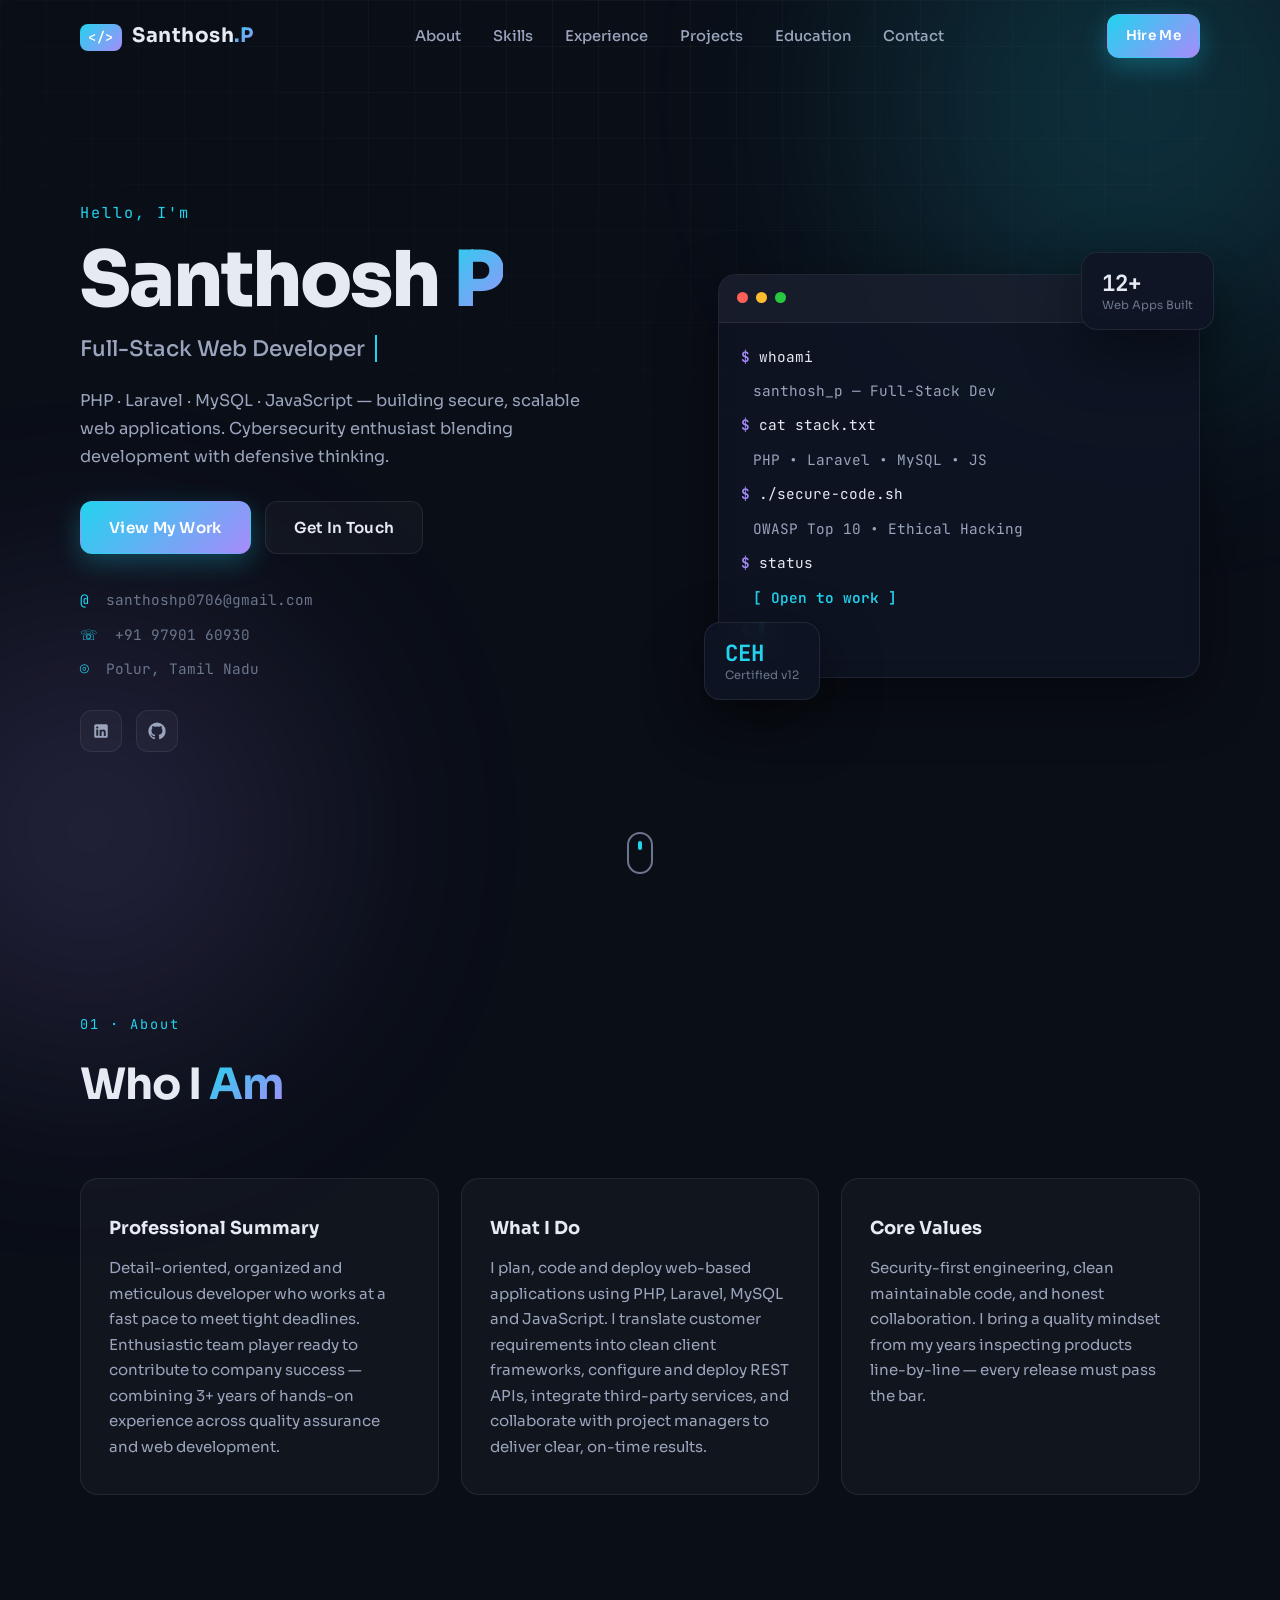
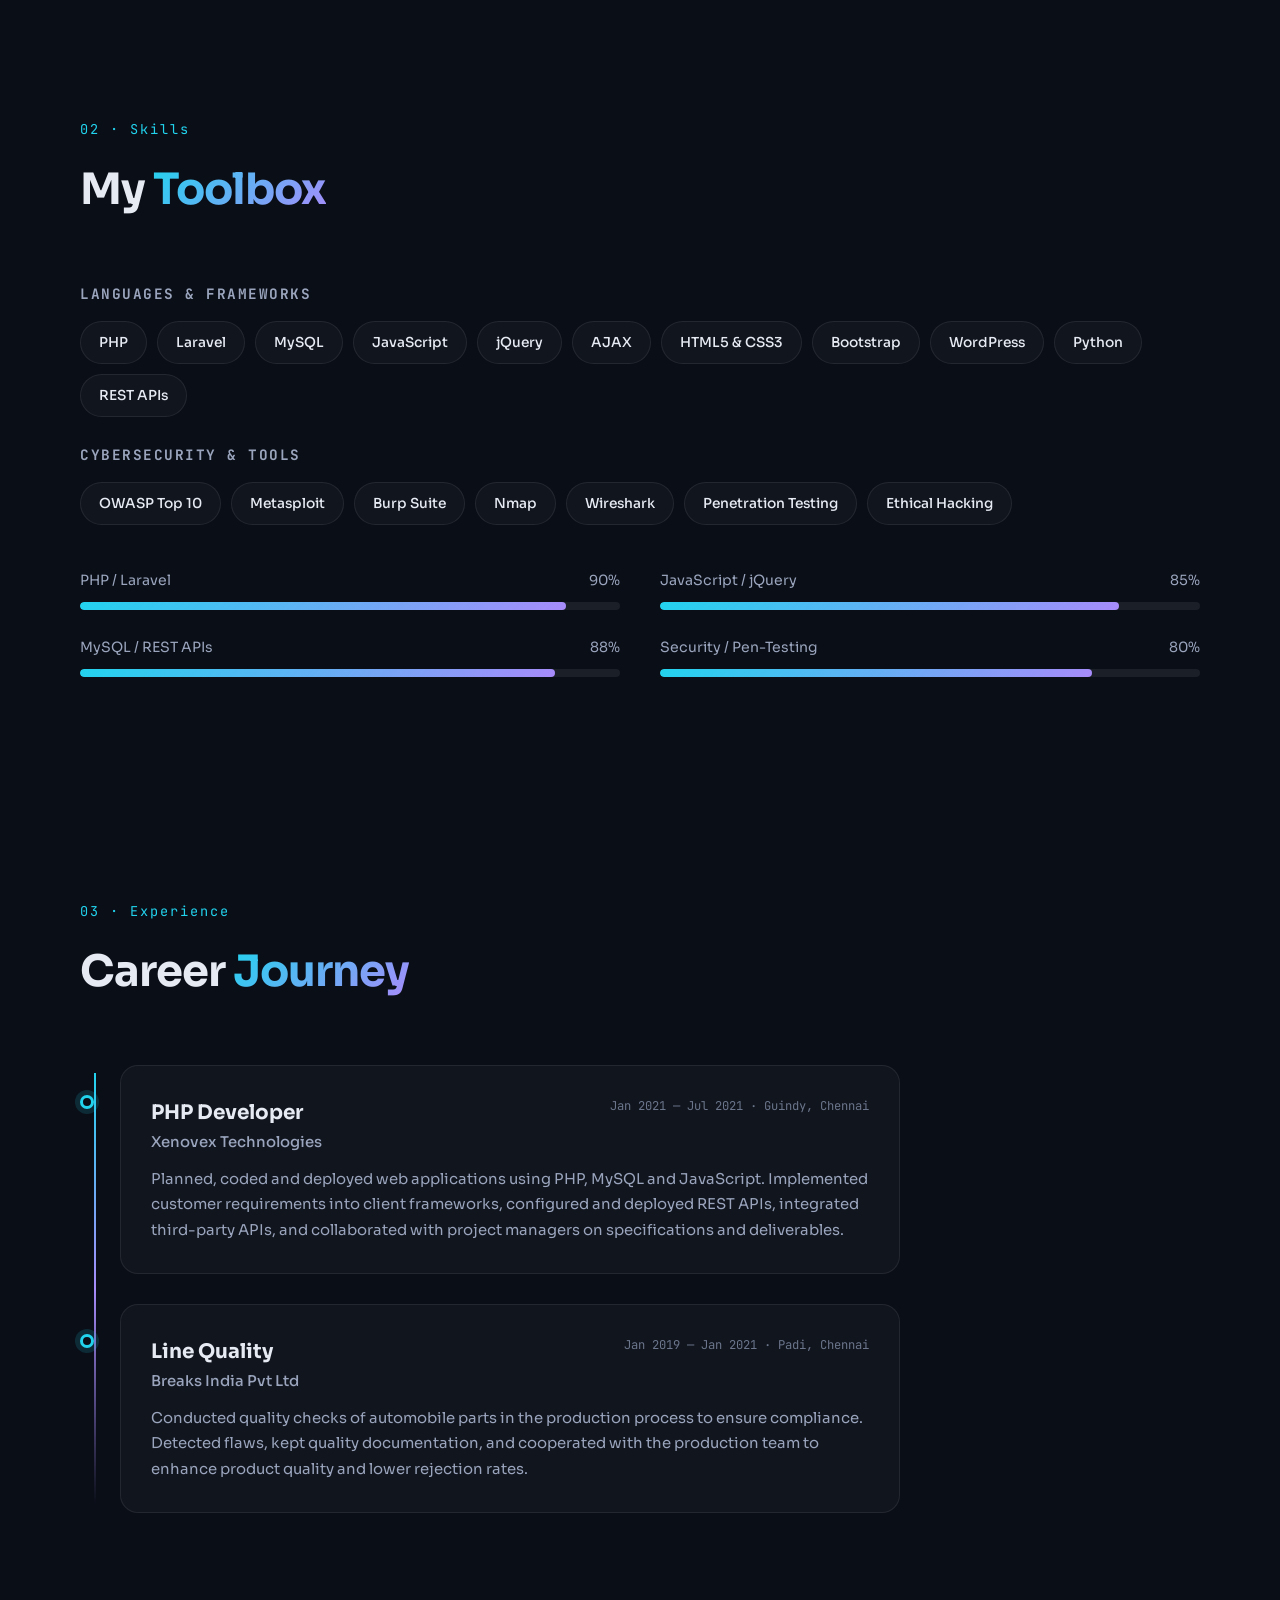
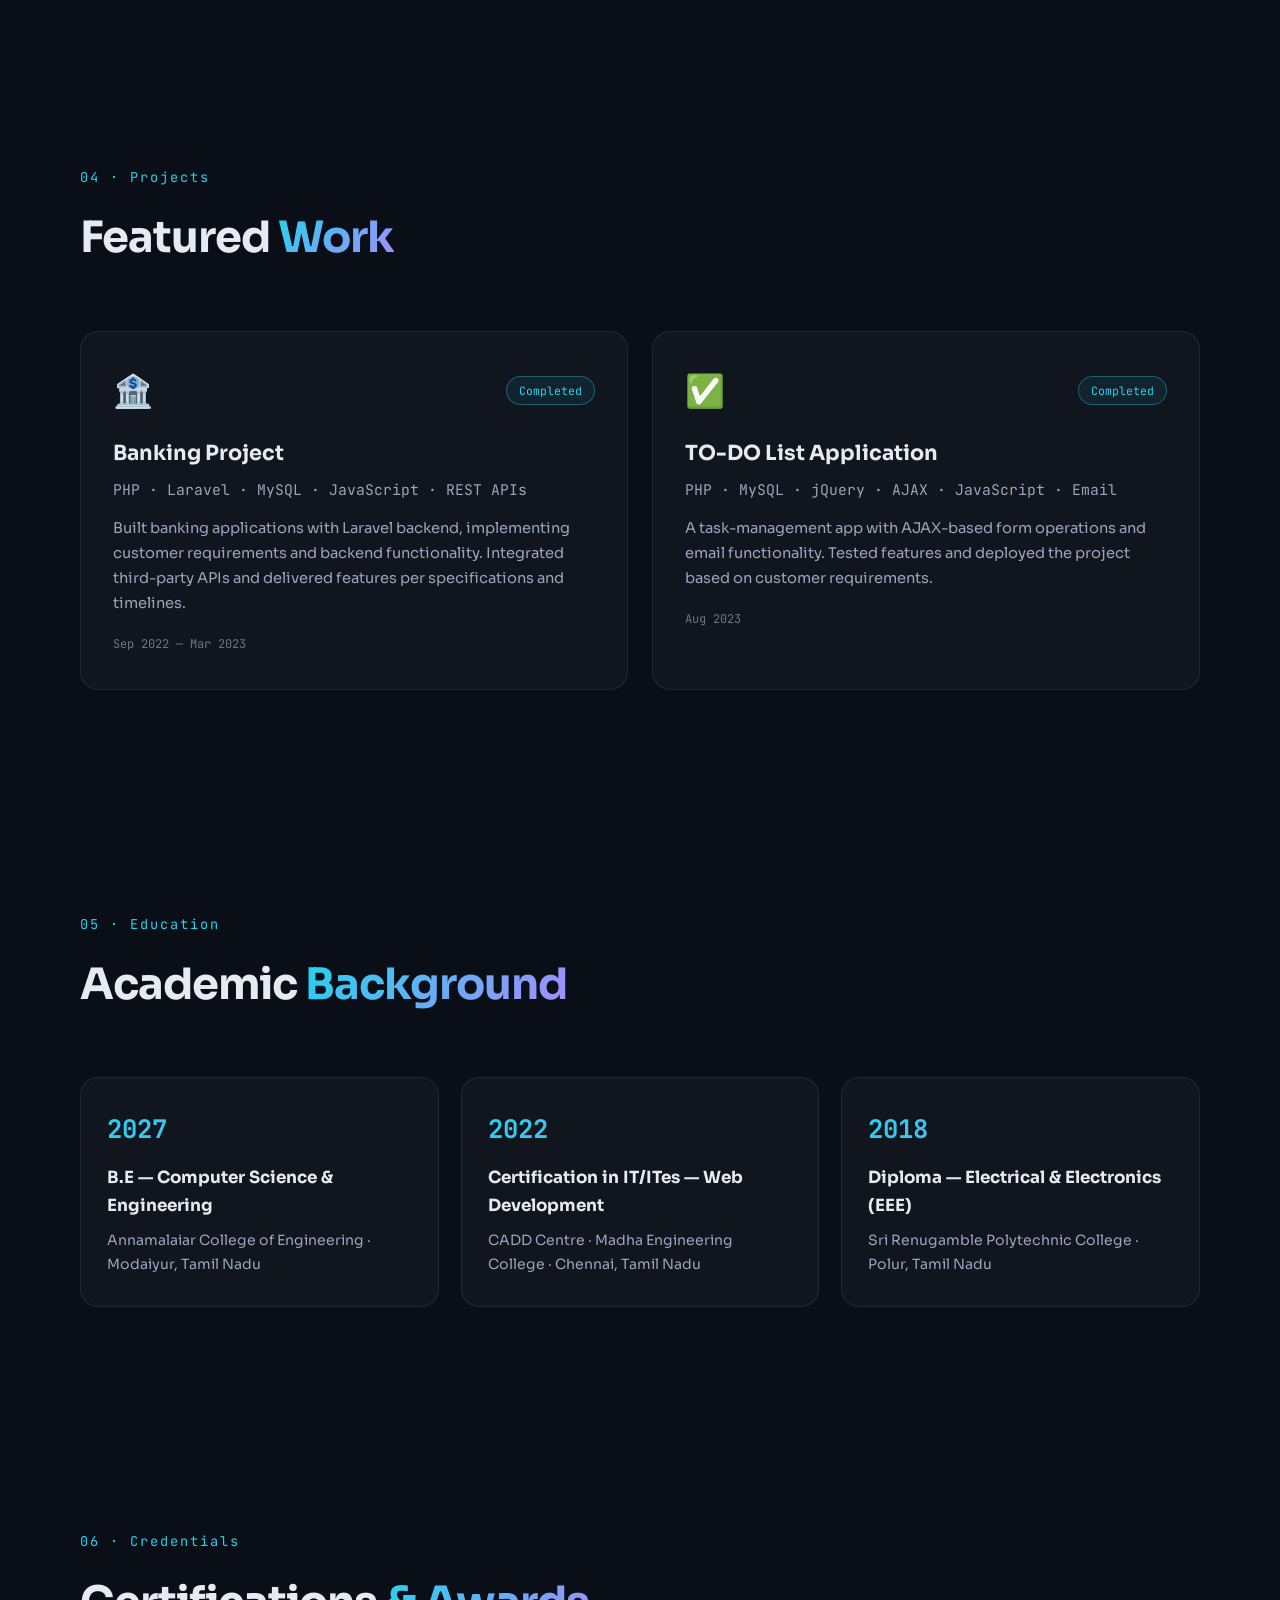
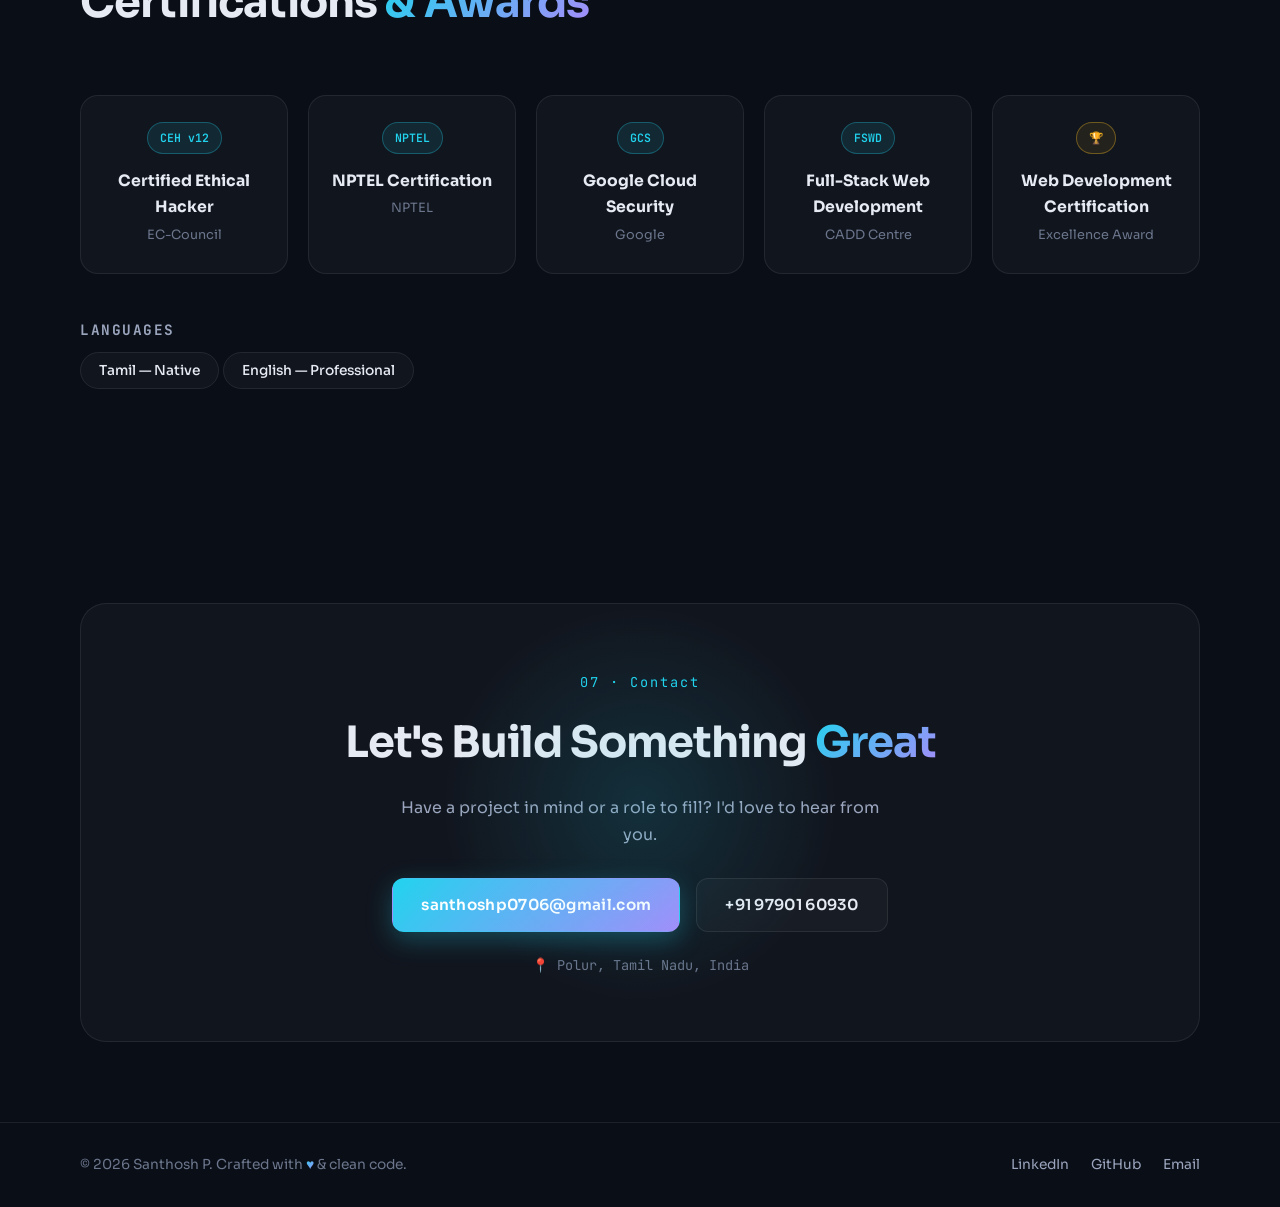
<file: index.html>
<!DOCTYPE html>
<html lang="en">
<head>
  <meta charset="UTF-8" />
  <meta name="viewport" content="width=device-width, initial-scale=1.0" />
  <title>Santhosh P — Full-Stack Developer & Cybersecurity Enthusiast</title>
  <meta name="description" content="Portfolio of Santhosh P — Full-Stack Web Developer (PHP/Laravel) and cybersecurity enthusiast." />
  <link rel="preconnect" href="https://fonts.googleapis.com" />
  <link rel="preconnect" href="https://fonts.gstatic.com" crossorigin />
  <link href="https://fonts.googleapis.com/css2?family=Sora:wght@300;400;500;600;700;800&family=JetBrains+Mono:wght@400;500;600&display=swap" rel="stylesheet" />
  <link rel="stylesheet" href="css/style.css" />
</head>
<body>

  <!-- Preloader -->
  <div class="preloader" id="preloader">
    <div class="preloader-inner">
      <span class="preloader-logo">SP</span>
      <span class="preloader-bar"><i></i></span>
    </div>
  </div>

  <!-- Background decor -->
  <div class="bg-grid"></div>
  <div class="bg-blob blob-one"></div>
  <div class="bg-blob blob-two"></div>

  <!-- Navbar -->
  <header class="navbar" id="navbar">
    <nav class="nav-inner container">
      <a href="#hero" class="brand"><span class="brand-mark">&lt;/&gt;</span> Santhosh<span class="accent">.P</span></a>
      <ul class="nav-links" id="navLinks">
        <li><a href="#about" class="nav-link">About</a></li>
        <li><a href="#skills" class="nav-link">Skills</a></li>
        <li><a href="#experience" class="nav-link">Experience</a></li>
        <li><a href="#projects" class="nav-link">Projects</a></li>
        <li><a href="#education" class="nav-link">Education</a></li>
        <li><a href="#contact" class="nav-link">Contact</a></li>
      </ul>
      <a href="mailto:santhoshp0706@gmail.com" class="btn btn-primary btn-sm nav-cta">Hire Me</a>
      <button class="nav-toggle" id="navToggle" aria-label="Toggle menu">
        <span></span><span></span><span></span>
      </button>
    </nav>
  </header>

  <!-- Hero -->
  <section class="hero" id="hero">
    <div class="container hero-inner">
      <div class="hero-content">
        <p class="hero-kicker reveal">Hello, I'm</p>
        <h1 class="hero-title reveal">
          Santhosh <span class="accent">P</span>
        </h1>
        <div class="hero-role-wrap reveal">
          <span class="hero-role">Full-Stack Web Developer</span>
        </div>
        <p class="hero-desc reveal">
          PHP · Laravel · MySQL · JavaScript — building secure, scalable web
          applications. Cybersecurity enthusiast blending development with
          defensive thinking.
        </p>
        <div class="hero-actions reveal">
          <a href="#projects" class="btn btn-primary">View My Work</a>
          <a href="#contact" class="btn btn-ghost">Get In Touch</a>
        </div>
        <ul class="hero-meta reveal">
          <li><span class="meta-icon">@</span> santhoshp0706@gmail.com</li>
          <li><span class="meta-icon">☏</span> +91 97901 60930</li>
          <li><span class="meta-icon">◎</span> Polur, Tamil Nadu</li>
        </ul>
        <div class="hero-socials reveal">
          <a href="https://www.linkedin.com/in/santhosh-p-859230279" target="_blank" rel="noopener" aria-label="LinkedIn">
            <svg viewBox="0 0 24 24" fill="currentColor"><path d="M19 3a2 2 0 0 1 2 2v14a2 2 0 0 1-2 2H5a2 2 0 0 1-2-2V5a2 2 0 0 1 2-2h14zM8.34 18.34V9.9H5.67v8.44h2.67zM7 8.72c.93 0 1.51-.62 1.51-1.39C8.48 6.63 7.92 6 7.01 6S5.5 6.63 5.5 7.33c0 .77.58 1.39 1.5 1.39zm11.34 9.62v-4.63c0-2.48-1.32-3.63-3.09-3.63-1.42 0-2.06.78-2.42 1.33v-1.14H10.2c.04.79 0 8.44 0 8.44h2.64v-4.71c0-.25.02-.5.09-.68.2-.5.65-1.01 1.4-1.01.99 0 1.39.75 1.39 1.85v4.55h2.62z"/></svg>
          </a>
          <a href="https://github.com/santhoshp0706-sudo" target="_blank" rel="noopener" aria-label="GitHub">
            <svg viewBox="0 0 24 24" fill="currentColor"><path d="M12 .5A11.5 11.5 0 0 0 .5 12c0 5.08 3.29 9.39 7.86 10.91.58.11.79-.25.79-.55v-2.15c-3.2.7-3.87-1.36-3.87-1.36-.52-1.33-1.28-1.68-1.28-1.68-1.04-.71.08-.7.08-.7 1.15.08 1.76 1.18 1.76 1.18 1.03 1.75 2.69 1.25 3.34.95.1-.74.4-1.25.72-1.54-2.55-.29-5.24-1.28-5.24-5.68 0-1.26.45-2.28 1.18-3.09-.12-.29-.51-1.46.11-3.04 0 0 .96-.31 3.15 1.18a10.9 10.9 0 0 1 5.74 0c2.19-1.49 3.15-1.18 3.15-1.18.62 1.58.23 2.75.11 3.04.74.81 1.18 1.83 1.18 3.09 0 4.41-2.69 5.38-5.25 5.67.41.35.77 1.05.77 2.11v3.13c0 .3.2.67.8.55A11.51 11.51 0 0 0 23.5 12 11.5 11.5 0 0 0 12 .5z"/></svg>
          </a>
        </div>
      </div>
      <div class="hero-visual reveal">
        <div class="terminal">
          <div class="terminal-bar">
            <span class="dot red"></span><span class="dot yellow"></span><span class="dot green"></span>
            <span class="terminal-title">developer.sh</span>
          </div>
          <div class="terminal-body">
            <p><span class="tk">$</span> whoami</p>
            <p class="to">santhosh_p — Full-Stack Dev</p>
            <p><span class="tk">$</span> cat stack.txt</p>
            <p class="to">PHP • Laravel • MySQL • JS</p>
            <p><span class="tk">$</span> ./secure-code.sh</p>
            <p class="to">OWASP Top 10 • Ethical Hacking</p>
            <p><span class="tk">$</span> status</p>
            <p class="to accent-to">[ Open to work ]</p>
            <p><span class="tk">$</span> <span class="cursor">▋</span></p>
          </div>
        </div>
        <div class="hero-badge badge-dev">12+<small>Web Apps Built</small></div>
        <div class="hero-badge badge-sec">CEH<small>Certified v12</small></div>
      </div>
    </div>
    <a href="#about" class="scroll-hint" aria-label="Scroll down"><span></span></a>
  </section>

  <!-- About -->
  <section class="section" id="about">
    <div class="container">
      <div class="section-head reveal">
        <span class="section-tag">01 · About</span>
        <h2 class="section-title">Who I <span class="accent">Am</span></h2>
      </div>
      <div class="about-grid">
        <div class="about-card reveal">
          <h3>Professional Summary</h3>
          <p>
            Detail-oriented, organized and meticulous developer who works at a
            fast pace to meet tight deadlines. Enthusiastic team player ready to
            contribute to company success — combining 3+ years of hands-on
            experience across quality assurance and web development.
          </p>
        </div>
        <div class="about-card reveal">
          <h3>What I Do</h3>
          <p>
            I plan, code and deploy web-based applications using PHP, Laravel,
            MySQL and JavaScript. I translate customer requirements into clean
            client frameworks, configure and deploy REST APIs, integrate
            third-party services, and collaborate with project managers to
            deliver clear, on-time results.
          </p>
        </div>
        <div class="about-card reveal">
          <h3>Core Values</h3>
          <p>
            Security-first engineering, clean maintainable code, and honest
            collaboration. I bring a quality mindset from my years inspecting
            products line-by-line — every release must pass the bar.
          </p>
        </div>
      </div>
    </div>
  </section>

  <!-- Skills -->
  <section class="section" id="skills">
    <div class="container">
      <div class="section-head reveal">
        <span class="section-tag">02 · Skills</span>
        <h2 class="section-title">My <span class="accent">Toolbox</span></h2>
      </div>
      <div class="skills-wrap reveal">
        <div class="skill-group">
          <h4 class="skill-group-title">Languages & Frameworks</h4>
          <div class="chips">
            <span class="chip">PHP</span><span class="chip">Laravel</span><span class="chip">MySQL</span><span class="chip">JavaScript</span><span class="chip">jQuery</span><span class="chip">AJAX</span><span class="chip">HTML5 & CSS3</span><span class="chip">Bootstrap</span><span class="chip">WordPress</span><span class="chip">Python</span><span class="chip">REST APIs</span>
          </div>
        </div>
        <div class="skill-group">
          <h4 class="skill-group-title">Cybersecurity & Tools</h4>
          <div class="chips">
            <span class="chip">OWASP Top 10</span><span class="chip">Metasploit</span><span class="chip">Burp Suite</span><span class="chip">Nmap</span><span class="chip">Wireshark</span><span class="chip">Penetration Testing</span><span class="chip">Ethical Hacking</span>
          </div>
        </div>
      </div>
      <div class="skills-bars reveal">
        <div class="bar-item"><div class="bar-top"><span>PHP / Laravel</span><span>90%</span></div><div class="bar"><i style="--w:90%"></i></div></div>
        <div class="bar-item"><div class="bar-top"><span>JavaScript / jQuery</span><span>85%</span></div><div class="bar"><i style="--w:85%"></i></div></div>
        <div class="bar-item"><div class="bar-top"><span>MySQL / REST APIs</span><span>88%</span></div><div class="bar"><i style="--w:88%"></i></div></div>
        <div class="bar-item"><div class="bar-top"><span>Security / Pen-Testing</span><span>80%</span></div><div class="bar"><i style="--w:80%"></i></div></div>
      </div>
    </div>
  </section>

  <!-- Experience -->
  <section class="section" id="experience">
    <div class="container">
      <div class="section-head reveal">
        <span class="section-tag">03 · Experience</span>
        <h2 class="section-title">Career <span class="accent">Journey</span></h2>
      </div>
      <div class="timeline">
        <div class="timeline-item reveal">
          <div class="timeline-dot"></div>
          <div class="timeline-card">
            <div class="timeline-head">
              <div>
                <h3>PHP Developer</h3>
                <p class="timeline-company">Xenovex Technologies</p>
              </div>
              <span class="timeline-date">Jan 2021 — Jul 2021 · Guindy, Chennai</span>
            </div>
            <p>
              Planned, coded and deployed web applications using PHP, MySQL and
              JavaScript. Implemented customer requirements into client
              frameworks, configured and deployed REST APIs, integrated
              third-party APIs, and collaborated with project managers on
              specifications and deliverables.
            </p>
          </div>
        </div>
        <div class="timeline-item reveal">
          <div class="timeline-dot"></div>
          <div class="timeline-card">
            <div class="timeline-head">
              <div>
                <h3>Line Quality</h3>
                <p class="timeline-company">Breaks India Pvt Ltd</p>
              </div>
              <span class="timeline-date">Jan 2019 — Jan 2021 · Padi, Chennai</span>
            </div>
            <p>
              Conducted quality checks of automobile parts in the production
              process to ensure compliance. Detected flaws, kept quality
              documentation, and cooperated with the production team to enhance
              product quality and lower rejection rates.
            </p>
          </div>
        </div>
      </div>
    </div>
  </section>

  <!-- Projects -->
  <section class="section" id="projects">
    <div class="container">
      <div class="section-head reveal">
        <span class="section-tag">04 · Projects</span>
        <h2 class="section-title">Featured <span class="accent">Work</span></h2>
      </div>
      <div class="projects-grid">
        <article class="project-card reveal">
          <div class="project-top">
            <span class="project-icon">🏦</span>
            <span class="project-status">Completed</span>
          </div>
          <h3>Banking Project</h3>
          <p class="project-stack">PHP · Laravel · MySQL · JavaScript · REST APIs</p>
          <p>
            Built banking applications with Laravel backend, implementing
            customer requirements and backend functionality. Integrated
            third-party APIs and delivered features per specifications and
            timelines.
          </p>
          <span class="project-date">Sep 2022 — Mar 2023</span>
        </article>
        <article class="project-card reveal">
          <div class="project-top">
            <span class="project-icon">✅</span>
            <span class="project-status">Completed</span>
          </div>
          <h3>TO-DO List Application</h3>
          <p class="project-stack">PHP · MySQL · jQuery · AJAX · JavaScript · Email</p>
          <p>
            A task-management app with AJAX-based form operations and email
            functionality. Tested features and deployed the project based on
            customer requirements.
          </p>
          <span class="project-date">Aug 2023</span>
        </article>
      </div>
    </div>
  </section>

  <!-- Education -->
  <section class="section" id="education">
    <div class="container">
      <div class="section-head reveal">
        <span class="section-tag">05 · Education</span>
        <h2 class="section-title">Academic <span class="accent">Background</span></h2>
      </div>
      <div class="edu-grid">
        <div class="edu-card reveal">
          <span class="edu-year">2027</span>
          <h3>B.E — Computer Science & Engineering</h3>
          <p>Annamalaiar College of Engineering · Modaiyur, Tamil Nadu</p>
        </div>
        <div class="edu-card reveal">
          <span class="edu-year">2022</span>
          <h3>Certification in IT/ITes — Web Development</h3>
          <p>CADD Centre · Madha Engineering College · Chennai, Tamil Nadu</p>
        </div>
        <div class="edu-card reveal">
          <span class="edu-year">2018</span>
          <h3>Diploma — Electrical & Electronics (EEE)</h3>
          <p>Sri Renugamble Polytechnic College · Polur, Tamil Nadu</p>
        </div>
      </div>
    </div>
  </section>

  <!-- Certifications & Awards -->
  <section class="section" id="certifications">
    <div class="container">
      <div class="section-head reveal">
        <span class="section-tag">06 · Credentials</span>
        <h2 class="section-title">Certifications <span class="accent">& Awards</span></h2>
      </div>
      <div class="cred-grid">
        <div class="cred-card reveal"><span class="cred-badge">CEH v12</span><h3>Certified Ethical Hacker</h3><p>EC-Council</p></div>
        <div class="cred-card reveal"><span class="cred-badge">NPTEL</span><h3>NPTEL Certification</h3><p>NPTEL</p></div>
        <div class="cred-card reveal"><span class="cred-badge">GCS</span><h3>Google Cloud Security</h3><p>Google</p></div>
        <div class="cred-card reveal"><span class="cred-badge">FSWD</span><h3>Full-Stack Web Development</h3><p>CADD Centre</p></div>
        <div class="cred-card award reveal"><span class="cred-badge">🏆</span><h3>Web Development Certification</h3><p>Excellence Award</p></div>
      </div>
      <div class="languages reveal">
        <h3>Languages</h3>
        <span class="chip">Tamil — Native</span>
        <span class="chip">English — Professional</span>
      </div>
    </div>
  </section>

  <!-- Contact -->
  <section class="section section-contact" id="contact">
    <div class="container">
      <div class="contact-inner reveal">
        <span class="section-tag">07 · Contact</span>
        <h2 class="section-title">Let's Build Something <span class="accent">Great</span></h2>
        <p class="contact-desc">
          Have a project in mind or a role to fill? I'd love to hear from you.
        </p>
        <div class="contact-links">
          <a href="mailto:santhoshp0706@gmail.com" class="btn btn-primary">santhoshp0706@gmail.com</a>
          <a href="tel:+919790160930" class="btn btn-ghost">+91 97901 60930</a>
        </div>
        <p class="contact-loc">📍 Polur, Tamil Nadu, India</p>
      </div>
    </div>
  </section>

  <footer class="footer">
    <div class="container footer-inner">
      <p>© <span id="year"></span> Santhosh P. Crafted with <span class="accent">♥</span> & clean code.</p>
      <div class="footer-links">
        <a href="https://www.linkedin.com/in/santhosh-p-859230279" target="_blank" rel="noopener">LinkedIn</a>
        <a href="https://github.com/santhoshp0706-sudo" target="_blank" rel="noopener">GitHub</a>
        <a href="mailto:santhoshp0706@gmail.com">Email</a>
      </div>
    </div>
  </footer>

  <script src="js/main.js"></script>
</body>
</html>
</file>
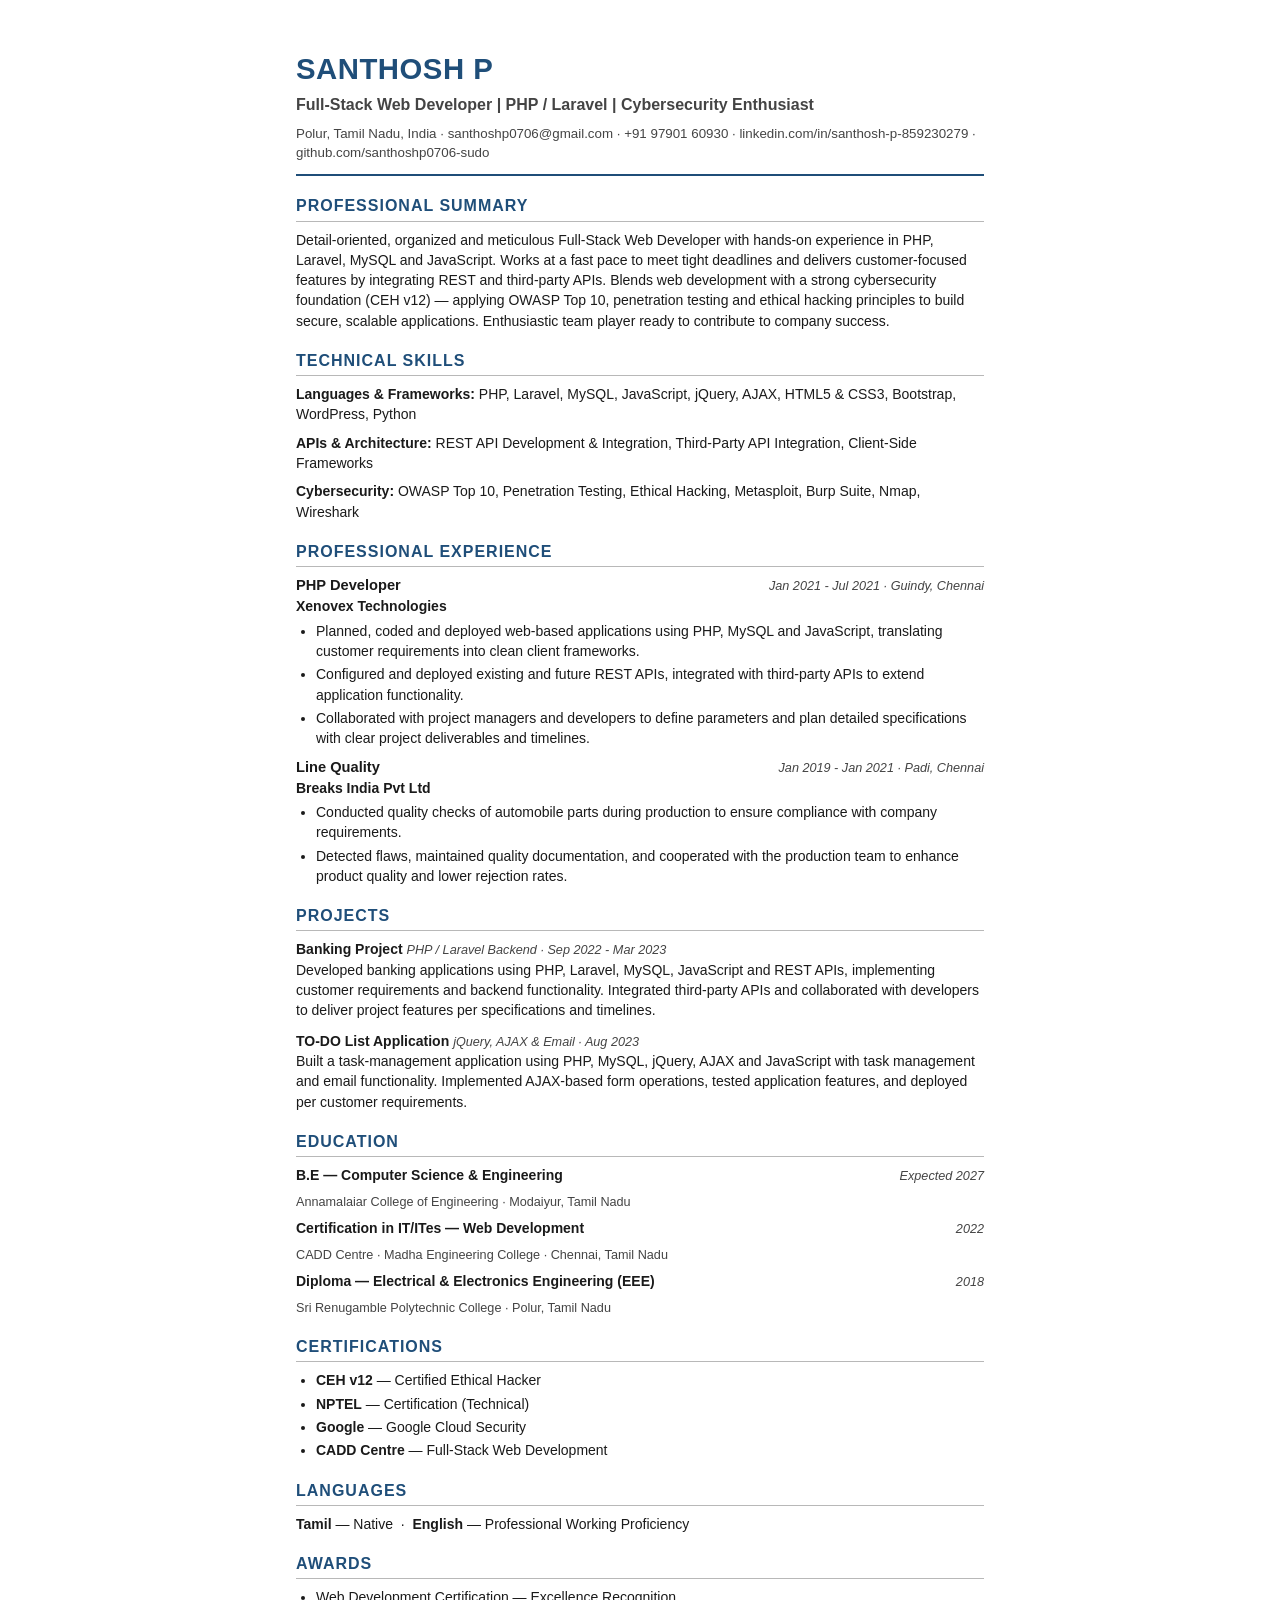
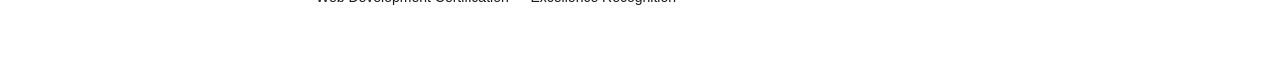
<file: Santhosh_ATS_Resume.html>
<!DOCTYPE html>
<html lang="en">
<head>
  <meta charset="UTF-8" />
  <title>Santhosh P — Resume</title>
  <style>
    /* ============ ATS-FRIENDLY RESUME ============ */
    :root {
      --ink: #1a1a1a;
      --muted: #444444;
      --rule: #b8b8b8;
      --accent: #1f4e79;
    }
    * { margin: 0; padding: 0; box-sizing: border-box; }
    body {
      font-family: 'Segoe UI', Calibri, Arial, Helvetica, sans-serif;
      font-size: 10.5pt;
      line-height: 1.45;
      color: var(--ink);
      background: #fff;
      margin: 0 auto;
      max-width: 800px;
      padding: 48px 56px;
    }
    h1 { font-size: 22pt; letter-spacing: 0.5px; color: var(--accent); }
    .subtitle { font-size: 12pt; font-weight: 600; color: var(--muted); margin-top: 2px; }
    .contact {
      font-family: 'Segoe UI', Calibri, Arial, sans-serif;
      font-size: 10pt; color: var(--muted);
      margin-top: 8px; border-bottom: 2px solid var(--accent); padding-bottom: 12px;
    }
    h2 {
      font-size: 12pt; color: var(--accent); text-transform: uppercase;
      letter-spacing: 1px; border-bottom: 1px solid var(--rule);
      padding-bottom: 3px; margin: 18px 0 8px;
    }
    .job-title-row { display: flex; justify-content: space-between; align-items: baseline; }
    .job-title { font-weight: 700; font-size: 11pt; }
    .dates { font-style: italic; color: var(--muted); font-size: 9.5pt; white-space: nowrap; }
    .company { font-weight: 600; }
    .meta { color: var(--muted); font-size: 9.5pt; margin: 1px 0 6px; }
    ul { list-style: disc; margin: 4px 0 8px 20px; }
    ul li { margin-bottom: 3px; }
    .skills-line { margin: 4px 0 8px; }
    .project-block { margin-bottom: 10px; }
    .project-title { font-weight: 700; }
    .project-role { font-style: italic; color: var(--muted); font-size: 9.5pt; }
    .edu-block { margin-bottom: 8px; }
    .edu-degree { font-weight: 700; }
    .certs-list li span, .languages-line span { font-weight: 600; }

    @media print {
      body { padding: 24px; max-width: none; }
      h1 { font-size: 20pt; }
      h2 { break-after: avoid; }
      .job-title-row, h2, ul li { break-inside: avoid; }
    }
  </style>
</head>
<body>

  <header>
    <h1>SANTHOSH P</h1>
    <p class="subtitle">Full-Stack Web Developer | PHP / Laravel | Cybersecurity Enthusiast</p>
    <p class="contact">
      Polur, Tamil Nadu, India ·
      santhoshp0706@gmail.com ·
      +91 97901 60930 ·
      linkedin.com/in/santhosh-p-859230279 ·
      github.com/santhoshp0706-sudo
    </p>
  </header>

  <section>
    <h2>Professional Summary</h2>
    <p>
      Detail-oriented, organized and meticulous Full-Stack Web Developer with hands-on experience in
      PHP, Laravel, MySQL and JavaScript. Works at a fast pace to meet tight deadlines and delivers
      customer-focused features by integrating REST and third-party APIs. Blends web development with a
      strong cybersecurity foundation (CEH v12) — applying OWASP Top 10, penetration testing and ethical
      hacking principles to build secure, scalable applications. Enthusiastic team player ready to
      contribute to company success.
    </p>
  </section>

  <section>
    <h2>Technical Skills</h2>
    <p class="skills-line">
      <strong>Languages &amp; Frameworks:</strong> PHP, Laravel, MySQL, JavaScript, jQuery, AJAX, HTML5 &amp; CSS3, Bootstrap, WordPress, Python
    </p>
    <p class="skills-line">
      <strong>APIs &amp; Architecture:</strong> REST API Development &amp; Integration, Third-Party API Integration, Client-Side Frameworks
    </p>
    <p class="skills-line">
      <strong>Cybersecurity:</strong> OWASP Top 10, Penetration Testing, Ethical Hacking, Metasploit, Burp Suite, Nmap, Wireshark
    </p>
  </section>

  <section>
    <h2>Professional Experience</h2>

    <div class="job-title-row">
      <span class="job-title">PHP Developer</span>
      <span class="dates">Jan 2021 - Jul 2021 · Guindy, Chennai</span>
    </div>
    <p class="company">Xenovex Technologies</p>
    <ul>
      <li>Planned, coded and deployed web-based applications using PHP, MySQL and JavaScript, translating customer requirements into clean client frameworks.</li>
      <li>Configured and deployed existing and future REST APIs, integrated with third-party APIs to extend application functionality.</li>
      <li>Collaborated with project managers and developers to define parameters and plan detailed specifications with clear project deliverables and timelines.</li>
    </ul>

    <div class="job-title-row">
      <span class="job-title">Line Quality</span>
      <span class="dates">Jan 2019 - Jan 2021 · Padi, Chennai</span>
    </div>
    <p class="company">Breaks India Pvt Ltd</p>
    <ul>
      <li>Conducted quality checks of automobile parts during production to ensure compliance with company requirements.</li>
      <li>Detected flaws, maintained quality documentation, and cooperated with the production team to enhance product quality and lower rejection rates.</li>
    </ul>
  </section>

  <section>
    <h2>Projects</h2>

    <div class="project-block">
      <span class="project-title">Banking Project</span>
      <span class="project-role">PHP / Laravel Backend · Sep 2022 - Mar 2023</span>
      <p>Developed banking applications using PHP, Laravel, MySQL, JavaScript and REST APIs, implementing customer requirements and backend functionality. Integrated third-party APIs and collaborated with developers to deliver project features per specifications and timelines.</p>
    </div>

    <div class="project-block">
      <span class="project-title">TO-DO List Application</span>
      <span class="project-role">jQuery, AJAX &amp; Email · Aug 2023</span>
      <p>Built a task-management application using PHP, MySQL, jQuery, AJAX and JavaScript with task management and email functionality. Implemented AJAX-based form operations, tested application features, and deployed per customer requirements.</p>
    </div>
  </section>

  <section>
    <h2>Education</h2>

    <div class="job-title-row edu-block">
      <span class="edu-degree">B.E — Computer Science &amp; Engineering</span>
      <span class="dates">Expected 2027</span>
    </div>
    <p class="meta">Annamalaiar College of Engineering · Modaiyur, Tamil Nadu</p>

    <div class="job-title-row edu-block">
      <span class="edu-degree">Certification in IT/ITes — Web Development</span>
      <span class="dates">2022</span>
    </div>
    <p class="meta">CADD Centre · Madha Engineering College · Chennai, Tamil Nadu</p>

    <div class="job-title-row edu-block">
      <span class="edu-degree">Diploma — Electrical &amp; Electronics Engineering (EEE)</span>
      <span class="dates">2018</span>
    </div>
    <p class="meta">Sri Renugamble Polytechnic College · Polur, Tamil Nadu</p>
  </section>

  <section>
    <h2>Certifications</h2>
    <ul class="certs-list">
      <li><span>CEH v12</span> — Certified Ethical Hacker</li>
      <li><span>NPTEL</span> — Certification (Technical) </li>
      <li><span>Google</span> — Google Cloud Security</li>
      <li><span>CADD Centre</span> — Full-Stack Web Development</li>
    </ul>
  </section>

  <section>
    <h2>Languages</h2>
    <p class="languages-line"><span>Tamil</span> — Native &nbsp;·&nbsp; <span>English</span> — Professional Working Proficiency</p>
  </section>

  <section>
    <h2>Awards</h2>
    <ul>
      <li>Web Development Certification — Excellence Recognition</li>
    </ul>
  </section>

</body>
</html>
</file>
<file: css/style.css>
/* ============================================================
   SANTHOSH P — PORTFOLIO
   Premium dark UI / UX design system
   ============================================================ */

:root {
  --bg: #0a0e17;
  --bg-soft: #0f1524;
  --card: rgba(255, 255, 255, 0.03);
  --card-border: rgba(255, 255, 255, 0.08);
  --text: #e6eaf2;
  --text-dim: #9aa5bd;
  --text-faint: #6b768c;
  --accent: #22d3ee;
  --accent-2: #a78bfa;
  --gradient: linear-gradient(135deg, #22d3ee, #a78bfa);
  --radius: 18px;
  --shadow: 0 20px 60px rgba(0, 0, 0, 0.45);
  --font: 'Sora', sans-serif;
  --mono: 'JetBrains Mono', monospace;
  --nav-h: 72px;
}

* { margin: 0; padding: 0; box-sizing: border-box; }

html { scroll-behavior: smooth; }

body {
  background: var(--bg);
  color: var(--text);
  font-family: var(--font);
  line-height: 1.7;
  overflow-x: hidden;
  -webkit-font-smoothing: antialiased;
}

::selection { background: var(--accent); color: #06202a; }

::-webkit-scrollbar { width: 10px; }
::-webkit-scrollbar-track { background: var(--bg-soft); }
::-webkit-scrollbar-thumb { background: linear-gradient(var(--accent), var(--accent-2)); border-radius: 8px; }

.accent {
  background: var(--gradient);
  -webkit-background-clip: text;
  background-clip: text;
  -webkit-text-fill-color: transparent;
  color: transparent;
}

.container { width: min(1120px, 90%); margin: 0 auto; }

/* ---------- Background decor ---------- */
.bg-grid {
  position: fixed;
  inset: 0;
  z-index: -2;
  background-image:
    linear-gradient(rgba(255,255,255,0.035) 1px, transparent 1px),
    linear-gradient(90deg, rgba(255,255,255,0.035) 1px, transparent 1px);
  background-size: 46px 46px;
  mask-image: radial-gradient(ellipse 80% 60% at 50% 0%, #000 0%, transparent 100%);
}

.bg-blob {
  position: fixed;
  border-radius: 50%;
  filter: blur(130px);
  opacity: 0.18;
  z-index: -1;
  pointer-events: none;
}
.blob-one { width: 520px; height: 520px; top: -160px; right: -120px; background: var(--accent); animation: float 12s ease-in-out infinite; }
.blob-two { width: 420px; height: 420px; bottom: -140px; left: -120px; background: var(--accent-2); animation: float 15s ease-in-out infinite reverse; }

@keyframes float {
  0%, 100% { transform: translateY(0) translateX(0); }
  50% { transform: translateY(40px) translateX(20px); }
}

/* ---------- Preloader ---------- */
.preloader {
  position: fixed; inset: 0; z-index: 9999;
  background: var(--bg);
  display: flex; align-items: center; justify-content: center;
  transition: opacity 0.6s ease, visibility 0.6s ease;
}
.preloader.hidden { opacity: 0; visibility: hidden; }
.preloader-inner { text-align: center; }
.preloader-logo {
  font-size: 2.2rem; font-weight: 800; letter-spacing: 2px;
  background: var(--gradient); -webkit-background-clip: text; background-clip: text;
  -webkit-text-fill-color: transparent;
}
.preloader-bar { display: block; width: 120px; height: 3px; margin: 14px auto 0; background: rgba(255,255,255,0.08); border-radius: 4px; overflow: hidden; }
.preloader-bar i { display: block; height: 100%; width: 40%; background: var(--gradient); border-radius: 4px; animation: slide 1.1s ease-in-out infinite; }
@keyframes slide { 0% { transform: translateX(-120%); } 100% { transform: translateX(320%); } }

/* ---------- Navbar ---------- */
.navbar {
  position: fixed; top: 0; left: 0; right: 0; z-index: 1000;
  height: var(--nav-h);
  transition: all 0.35s ease;
}
.navbar.scrolled {
  background: rgba(10, 14, 23, 0.82);
  backdrop-filter: blur(14px);
  border-bottom: 1px solid var(--card-border);
  height: calc(var(--nav-h) - 12px);
}
.nav-inner { height: 100%; display: flex; align-items: center; justify-content: space-between; }

.brand { font-size: 1.25rem; font-weight: 700; color: var(--text); text-decoration: none; letter-spacing: 0.5px; }
.brand-mark {
  display: inline-block; padding: 2px 8px; margin-right: 6px;
  border-radius: 8px; background: var(--gradient); color: #fff;
  font-family: var(--mono); font-size: 0.85rem; font-weight: 600;
}

.nav-links { display: flex; gap: 2rem; list-style: none; }
.nav-link {
  color: var(--text-dim); text-decoration: none; font-size: 0.92rem; font-weight: 500;
  position: relative; padding: 4px 0; transition: color 0.25s;
}
.nav-link::after {
  content: ''; position: absolute; left: 0; bottom: -2px; width: 0; height: 2px;
  background: var(--gradient); transition: width 0.3s; border-radius: 2px;
}
.nav-link:hover, .nav-link.active { color: var(--text); }
.nav-link:hover::after, .nav-link.active::after { width: 100%; }

.nav-toggle { display: none; background: none; border: 0; cursor: pointer; padding: 6px; }
.nav-toggle span { display: block; width: 26px; height: 2.5px; background: var(--text); margin: 5px auto; border-radius: 3px; transition: all 0.3s; }

/* ---------- Buttons ---------- */
.btn {
  display: inline-flex; align-items: center; justify-content: center; gap: 8px;
  padding: 13px 28px; border-radius: 12px; font-family: var(--font);
  font-size: 0.95rem; font-weight: 600; text-decoration: none; cursor: pointer;
  transition: all 0.3s ease; border: 1px solid transparent; letter-spacing: 0.3px;
}
.btn-sm { padding: 9px 18px; font-size: 0.85rem; }
.btn-primary { background: var(--gradient); color: #fff; box-shadow: 0 8px 26px rgba(34, 211, 238, 0.28); }
.btn-primary:hover { transform: translateY(-3px); box-shadow: 0 14px 34px rgba(34, 211, 238, 0.4); }
.btn-ghost { border-color: var(--card-border); color: var(--text); background: var(--card); }
.btn-ghost:hover { border-color: var(--accent); color: var(--accent); transform: translateY(-3px); }

/* ---------- Hero ---------- */
.hero { min-height: 100vh; display: flex; align-items: center; padding: calc(var(--nav-h) + 40px) 0 60px; position: relative; }
.hero-inner { display: grid; grid-template-columns: 1.1fr 0.9fr; gap: 3rem; align-items: center; }

.hero-kicker { font-family: var(--mono); color: var(--accent); font-size: 0.95rem; letter-spacing: 2px; margin-bottom: 14px; }
.hero-title { font-size: clamp(3rem, 7vw, 4.8rem); font-weight: 800; line-height: 1.05; letter-spacing: -2px; margin-bottom: 10px; }
.hero-role-wrap { margin-bottom: 20px; }
.hero-role {
  font-size: clamp(1rem, 2.2vw, 1.35rem); font-weight: 500; color: var(--text-dim);
  border-right: 2px solid var(--accent); padding-right: 10px;
  animation: blink 0.9s step-end infinite;
}
@keyframes blink { 50% { border-color: transparent; } }
.hero-desc { color: var(--text-dim); font-size: 1.02rem; max-width: 520px; margin-bottom: 30px; }
.hero-actions { display: flex; gap: 14px; flex-wrap: wrap; margin-bottom: 34px; }
.hero-meta { list-style: none; display: flex; flex-direction: column; gap: 10px; margin-bottom: 28px; }
.hero-meta li { color: var(--text-faint); font-size: 0.9rem; font-family: var(--mono); }
.meta-icon { color: var(--accent); margin-right: 8px; }
.hero-socials { display: flex; gap: 14px; }
.hero-socials a {
  width: 42px; height: 42px; border-radius: 12px; border: 1px solid var(--card-border);
  background: var(--card); display: flex; align-items: center; justify-content: center;
  color: var(--text-dim); transition: all 0.3s;
}
.hero-socials a svg { width: 18px; height: 18px; }
.hero-socials a:hover { color: #fff; border-color: var(--accent); transform: translateY(-4px); box-shadow: 0 10px 24px rgba(34,211,238,0.25); }

/* Terminal */
.hero-visual { position: relative; }
.terminal {
  background: rgba(15, 21, 36, 0.85);
  border: 1px solid var(--card-border);
  border-radius: var(--radius);
  box-shadow: var(--shadow);
  overflow: hidden;
  backdrop-filter: blur(10px);
}
.terminal-bar { display: flex; align-items: center; gap: 8px; padding: 13px 18px; background: rgba(255,255,255,0.04); border-bottom: 1px solid var(--card-border); }
.dot { width: 11px; height: 11px; border-radius: 50%; }
.dot.red { background: #ff5f57; } .dot.yellow { background: #febc2e; } .dot.green { background: #28c840; }
.terminal-title { margin-left: auto; font-family: var(--mono); font-size: 0.75rem; color: var(--text-faint); }
.terminal-body { padding: 22px; font-family: var(--mono); font-size: 0.9rem; }
.terminal-body p { margin-bottom: 10px; }
.tk { color: var(--accent-2); font-weight: 600; }
.to { color: var(--text-dim); padding-left: 12px; }
.accent-to { color: var(--accent); font-weight: 600; }
.cursor { color: var(--accent); animation: blink 1s step-end infinite; }

.hero-badge {
  position: absolute; border-radius: 16px; padding: 16px 20px;
  background: rgba(15, 21, 36, 0.9); border: 1px solid var(--card-border);
  box-shadow: var(--shadow); backdrop-filter: blur(10px);
  font-family: var(--mono); font-weight: 700; font-size: 1.4rem; color: var(--text);
  display: flex; flex-direction: column; line-height: 1.3;
}
.hero-badge small { font-family: var(--font); font-size: 0.72rem; color: var(--text-faint); font-weight: 400; }
.badge-dev { top: -22px; right: -14px; animation: float 8s ease-in-out infinite; }
.badge-sec { bottom: -22px; left: -14px; animation: float 10s ease-in-out infinite reverse; color: var(--accent); }

.scroll-hint { position: absolute; bottom: 26px; left: 50%; transform: translateX(-50%); width: 26px; height: 42px; border: 2px solid var(--text-faint); border-radius: 20px; }
.scroll-hint span { position: absolute; top: 7px; left: 50%; transform: translateX(-50%); width: 4px; height: 9px; background: var(--accent); border-radius: 4px; animation: scrollHint 1.6s infinite; }
@keyframes scrollHint { 0% { opacity: 1; top: 7px; } 100% { opacity: 0; top: 22px; } }

/* ---------- Sections ---------- */
.section { padding: 110px 0; position: relative; }
.section-head { margin-bottom: 56px; }
.section-tag { font-family: var(--mono); color: var(--accent); font-size: 0.85rem; letter-spacing: 2px; margin-bottom: 12px; display: inline-block; }
.section-title { font-size: clamp(1.9rem, 4vw, 2.7rem); font-weight: 700; letter-spacing: -1px; }

/* ---------- About ---------- */
.about-grid { display: grid; grid-template-columns: repeat(3, 1fr); gap: 22px; }
.about-card {
  background: var(--card); border: 1px solid var(--card-border); border-radius: var(--radius);
  padding: 34px 28px; transition: all 0.35s; position: relative; overflow: hidden;
}
.about-card::before { content: ''; position: absolute; top: 0; left: 0; width: 100%; height: 3px; background: var(--gradient); transform: scaleX(0); transform-origin: left; transition: transform 0.4s; }
.about-card:hover { transform: translateY(-6px); border-color: rgba(34, 211, 238, 0.35); }
.about-card:hover::before { transform: scaleX(1); }
.about-card h3 { font-size: 1.12rem; margin-bottom: 12px; color: var(--text); }
.about-card p { color: var(--text-dim); font-size: 0.94rem; }

/* ---------- Skills ---------- */
.skills-wrap { margin-bottom: 44px; }
.skill-group { margin-bottom: 26px; }
.skill-group-title { font-size: 0.9rem; font-family: var(--mono); color: var(--text-dim); letter-spacing: 1.5px; text-transform: uppercase; margin-bottom: 14px; }
.chips { display: flex; flex-wrap: wrap; gap: 10px; }
.chip {
  padding: 9px 18px; border-radius: 30px; font-size: 0.86rem; font-weight: 500;
  background: var(--card); border: 1px solid var(--card-border); color: var(--text);
  transition: all 0.3s; cursor: default;
}
.chip:hover { border-color: var(--accent); color: var(--accent); transform: translateY(-3px); box-shadow: 0 8px 20px rgba(34,211,238,0.15); }

.skills-bars { display: grid; grid-template-columns: repeat(2, 1fr); gap: 26px 40px; }
.bar-item .bar-top { display: flex; justify-content: space-between; font-size: 0.88rem; color: var(--text-dim); margin-bottom: 9px; }
.bar { height: 8px; background: rgba(255,255,255,0.07); border-radius: 8px; overflow: hidden; }
.bar i { display: block; height: 100%; width: 0; background: var(--gradient); border-radius: 8px; transition: width 1.4s cubic-bezier(0.22, 1, 0.36, 1); }

/* ---------- Timeline ---------- */
.timeline { position: relative; padding-left: 40px; max-width: 820px; }
.timeline::before { content: ''; position: absolute; left: 14px; top: 8px; bottom: 8px; width: 2px; background: linear-gradient(180deg, var(--accent), var(--accent-2), transparent); }
.timeline-item { position: relative; margin-bottom: 30px; }
.timeline-dot {
  position: absolute; left: -40px; top: 30px; width: 14px; height: 14px; border-radius: 50%;
  background: var(--bg); border: 3px solid var(--accent); box-shadow: 0 0 0 5px rgba(34,211,238,0.15);
}
.timeline-card {
  background: var(--card); border: 1px solid var(--card-border); border-radius: var(--radius);
  padding: 30px 30px; transition: all 0.35s;
}
.timeline-card:hover { border-color: rgba(34,211,238,0.35); transform: translateX(6px); }
.timeline-head { display: flex; justify-content: space-between; align-items: flex-start; gap: 16px; flex-wrap: wrap; margin-bottom: 12px; }
.timeline-head h3 { font-size: 1.25rem; }
.timeline-company { color: var(--accent); font-size: 0.9rem; font-weight: 500; }
.timeline-date { font-family: var(--mono); font-size: 0.76rem; color: var(--text-faint); white-space: nowrap; }
.timeline-card p { color: var(--text-dim); font-size: 0.93rem; }

/* ---------- Projects ---------- */
.projects-grid { display: grid; grid-template-columns: repeat(2, 1fr); gap: 24px; }
.project-card {
  background: var(--card); border: 1px solid var(--card-border); border-radius: var(--radius);
  padding: 32px; transition: all 0.35s; position: relative; overflow: hidden;
}
.project-card::after { content: ''; position: absolute; top: -60px; right: -60px; width: 160px; height: 160px; border-radius: 50%; background: radial-gradient(circle, rgba(34,211,238,0.14), transparent 70%); opacity: 0; transition: opacity 0.4s; }
.project-card:hover { transform: translateY(-8px); border-color: rgba(34,211,238,0.4); box-shadow: var(--shadow); }
.project-card:hover::after { opacity: 1; }
.project-top { display: flex; justify-content: space-between; align-items: center; margin-bottom: 18px; }
.project-icon { font-size: 2rem; }
.project-status { font-family: var(--mono); font-size: 0.72rem; color: var(--accent); border: 1px solid rgba(34,211,238,0.35); padding: 4px 12px; border-radius: 20px; background: rgba(34,211,238,0.08); }
.project-card h3 { font-size: 1.3rem; margin-bottom: 6px; }
.project-stack { font-family: var(--mono); font-size: 0.78rem; color: var(--accent-2); margin-bottom: 14px; }
.project-card p { color: var(--text-dim); font-size: 0.92rem; }
.project-date { display: inline-block; margin-top: 18px; font-family: var(--mono); font-size: 0.75rem; color: var(--text-faint); }

/* ---------- Education ---------- */
.edu-grid { display: grid; grid-template-columns: repeat(3, 1fr); gap: 22px; }
.edu-card {
  background: var(--card); border: 1px solid var(--card-border); border-radius: var(--radius);
  padding: 30px 26px; transition: all 0.35s;
}
.edu-card:hover { transform: translateY(-6px); border-color: rgba(167,139,250,0.4); }
.edu-year { font-family: var(--mono); font-size: 1.6rem; font-weight: 700; background: var(--gradient); -webkit-background-clip: text; background-clip: text; -webkit-text-fill-color: transparent; display: block; margin-bottom: 12px; }
.edu-card h3 { font-size: 1.05rem; margin-bottom: 8px; }
.edu-card p { color: var(--text-dim); font-size: 0.88rem; }

/* ---------- Credentials ---------- */
.cred-grid { display: grid; grid-template-columns: repeat(5, 1fr); gap: 20px; margin-bottom: 44px; }
.cred-card {
  background: var(--card); border: 1px solid var(--card-border); border-radius: var(--radius);
  padding: 26px 22px; text-align: center; transition: all 0.35s;
}
.cred-card:hover { transform: translateY(-6px); border-color: rgba(34,211,238,0.4); }
.cred-card.award:hover { border-color: #fbbf24; }
.cred-badge {
  display: inline-block; font-family: var(--mono); font-size: 0.72rem; font-weight: 600;
  color: var(--accent); background: rgba(34,211,238,0.1); border: 1px solid rgba(34,211,238,0.3);
  padding: 5px 12px; border-radius: 20px; margin-bottom: 14px;
}
.cred-card.award .cred-badge { color: #fbbf24; border-color: rgba(251,191,36,0.35); background: rgba(251,191,36,0.08); }
.cred-card h3 { font-size: 0.98rem; margin-bottom: 4px; }
.cred-card p { font-size: 0.8rem; color: var(--text-faint); }

.languages h3 { font-family: var(--mono); font-size: 0.9rem; color: var(--text-dim); text-transform: uppercase; letter-spacing: 1.5px; margin-bottom: 14px; }

/* ---------- Contact ---------- */
.section-contact { padding-bottom: 80px; }
.contact-inner {
  text-align: center; background: var(--card); border: 1px solid var(--card-border);
  border-radius: 26px; padding: 64px 40px; position: relative; overflow: hidden;
}
.contact-inner::before { content: ''; position: absolute; top: 0; left: 50%; transform: translateX(-50%); width: 400px; height: 400px; background: radial-gradient(circle, rgba(34,211,238,0.14), transparent 70%); pointer-events: none; }
.contact-inner .section-title { margin-bottom: 14px; }
.contact-desc { color: var(--text-dim); margin-bottom: 30px; max-width: 480px; margin-inline: auto; }
.contact-links { display: flex; gap: 16px; justify-content: center; flex-wrap: wrap; margin-bottom: 22px; }
.contact-loc { font-family: var(--mono); color: var(--text-faint); font-size: 0.85rem; }

/* ---------- Footer ---------- */
.footer { border-top: 1px solid var(--card-border); padding: 30px 0; }
.footer-inner { display: flex; justify-content: space-between; align-items: center; flex-wrap: wrap; gap: 12px; }
.footer p { color: var(--text-faint); font-size: 0.86rem; }
.footer-links { display: flex; gap: 22px; }
.footer-links a { color: var(--text-dim); text-decoration: none; font-size: 0.86rem; transition: color 0.25s; }
.footer-links a:hover { color: var(--accent); }

/* ---------- Reveal animation ---------- */
.reveal { opacity: 0; transform: translateY(36px); transition: opacity 0.8s ease, transform 0.8s cubic-bezier(0.22, 1, 0.36, 1); }
.reveal.visible { opacity: 1; transform: translateY(0); }

/* ---------- Responsive ---------- */
@media (max-width: 960px) {
  .hero-inner { grid-template-columns: 1fr; gap: 4rem; }
  .hero-visual { max-width: 520px; }
  .about-grid, .edu-grid { grid-template-columns: 1fr; }
  .skills-bars { grid-template-columns: 1fr; }
  .projects-grid { grid-template-columns: 1fr; }
  .cred-grid { grid-template-columns: repeat(3, 1fr); }
}

@media (max-width: 720px) {
  .nav-links {
    position: fixed; top: var(--nav-h); left: 0; right: 0;
    background: rgba(10, 14, 23, 0.97); backdrop-filter: blur(16px);
    flex-direction: column; align-items: center; padding: 30px 20px;
    gap: 1.6rem; border-bottom: 1px solid var(--card-border);
    transform: translateY(-130%); transition: transform 0.4s ease; z-index: 999;
  }
  .nav-links.open { transform: translateY(0); }
  .nav-toggle { display: block; }
  .nav-toggle.open span:nth-child(1) { transform: translateY(7.5px) rotate(45deg); }
  .nav-toggle.open span:nth-child(2) { opacity: 0; }
  .nav-toggle.open span:nth-child(3) { transform: translateY(-7.5px) rotate(-45deg); }
  .nav-cta { display: none; }
  .cred-grid { grid-template-columns: 1fr 1fr; }
  .section { padding: 80px 0; }
  .timeline-head { flex-direction: column; gap: 6px; }
  .badge-dev { right: 0; }
  .badge-sec { left: 0; }
}

@media (max-width: 460px) {
  .cred-grid { grid-template-columns: 1fr; }
  .hero-actions .btn { width: 100%; }
}
</file>
